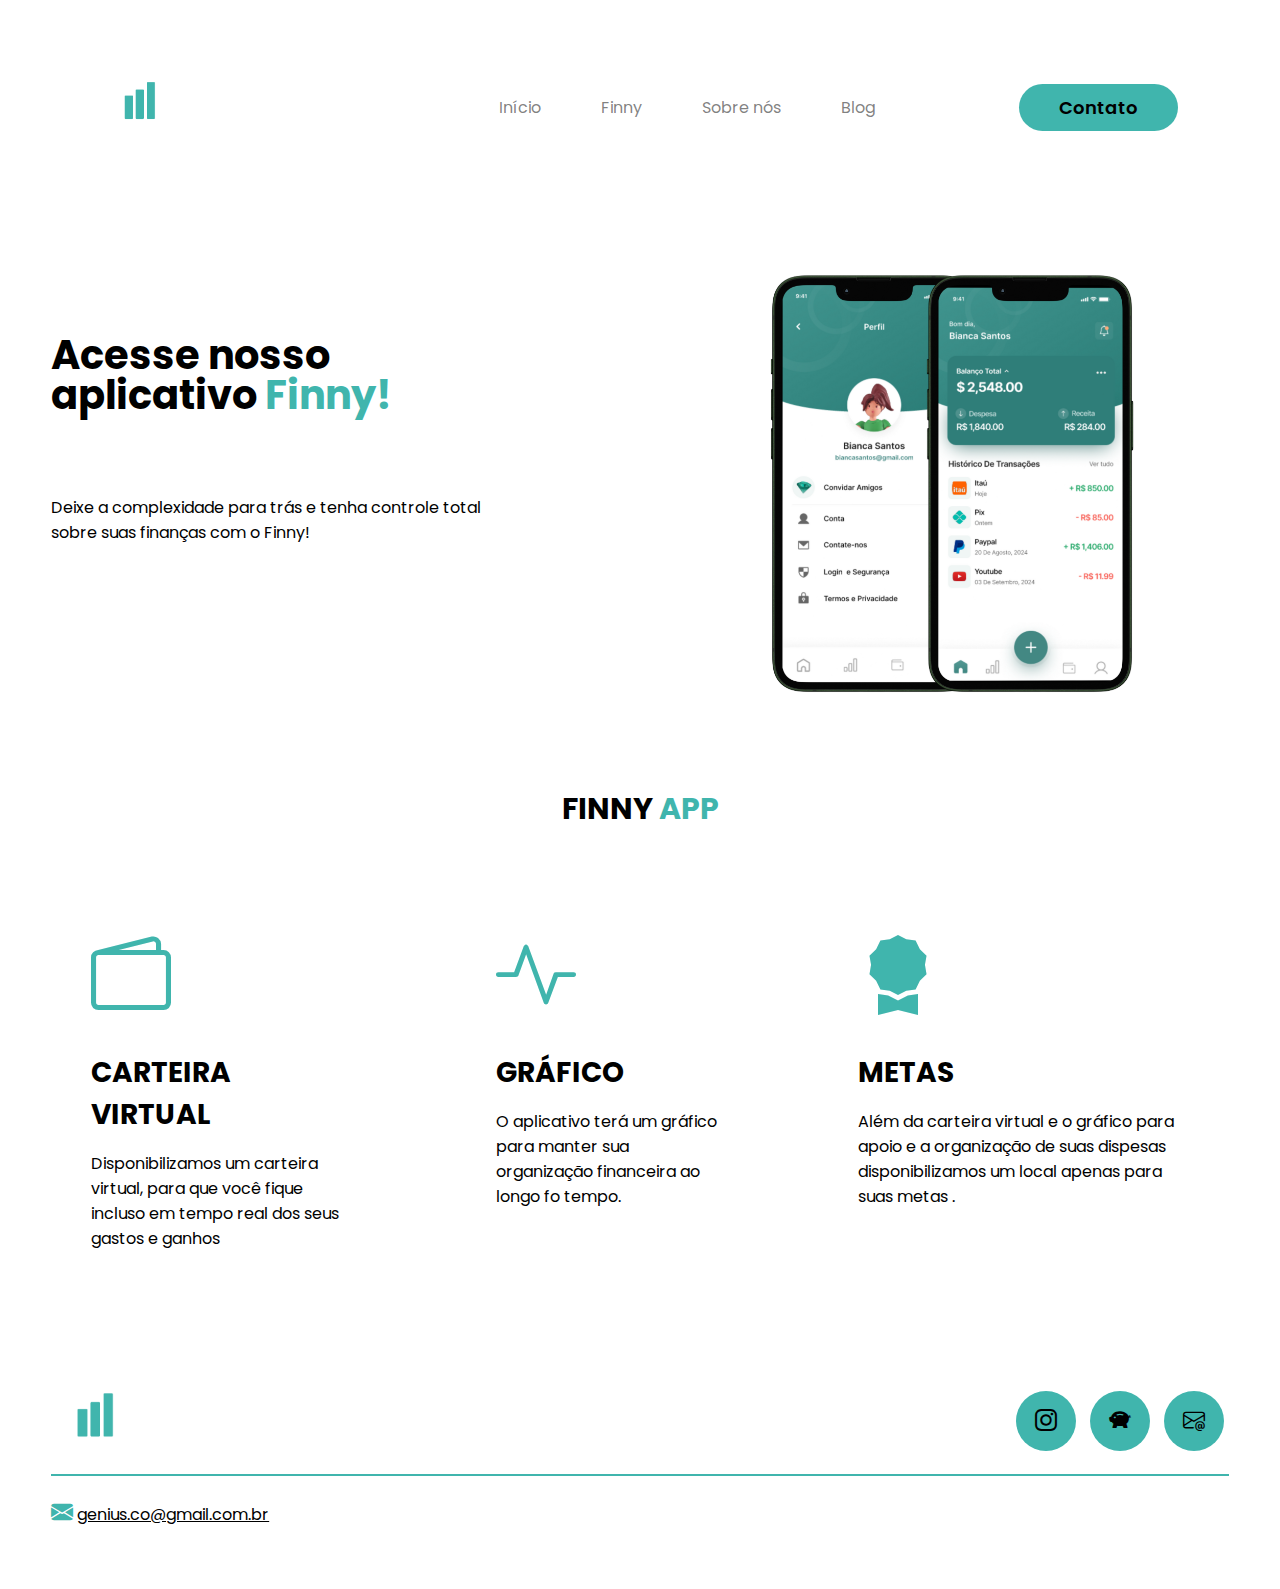
<file: finny.html>
<!DOCTYPE html>
<html lang="pt-br">
<head>
    <meta charset="UTF-8">
    <meta name="viewport" content="width=device-width, initial-scale=1.0">
    <!-- GOOGLE FONTS -->
    <link rel="preconnect" href="https://fonts.googleapis.com">
    <link rel="preconnect" href="https://fonts.gstatic.com" crossorigin>
    <link href="https://fonts.googleapis.com/css2?family=Poppins:ital,wght@0,100;0,200;0,300;0,400;0,500;0,600;0,700;0,800;0,900;1,100;1,200;1,300;1,400;1,500;1,600;1,700;1,800;1,900&display=swap" rel="stylesheet">
    <!-- FIM GOOGLE FONTES -->
    <!-- BOOTSTRAP ICONS -->
    <link rel="stylesheet" href="https://cdn.jsdelivr.net/npm/bootstrap-icons@1.10.5/font/bootstrap-icons.css">
    <!-- FIM BOOTSTRAP ICONS -->
    <link rel="stylesheet" href="style.css">



    <title>Genius&Finny</title>
</head>
<body>

    <header>
        <div class="interface">
            <div class="logo">
                <a href="#">
                    <img src="logo.png" alt="Logo Finny">
                </a>
            </div><!--logo-->

            <nav class="menu-desktop">
                <ul>
                    <li><a href="index.html">Início</a></li>
                    <li><a href="finny.html">Finny</a></li>
                    <li><a href="sobrenos.html">Sobre nós</a></li>
                    <li><a href="blog.html">Blog</a></li>
                </ul>
            </nav>

            <div class="btn-contato">
                <a href="contato.html">
                    <button>Contato</button>
                </a>
            </div><!--btn-contato-->

            <div class="btn-abrir-menu" id="btn-menu">
                <i class="bi bi-list"></i>
            </div>

            <div class="menu-mobile" id="menu-mobile">
                <div class="btn-fechar">
                    <i class="bi bi-x-lg"></i>
                </div>

                <nav>
                    <ul>
                        <li><a href="index.html">Início</a></li>
                        <li><a href="finny.html">Finny</a></li>
                        <li><a href="sobrenos.html">Sobre nós</a></li>
                        <li><a href="#">Projetos</a></li>
                        <li><a href="contato.html">Contato</a></li>
                    </ul>
                </nav>

            </div><!--menu-mobile-->
            <div class="overlay-menu" id="overlay-menu"></div>
        </div><!--interface-->
    </header>

    <main>
        <section id="#inicio" class="topo-do-site">
            <div class="interface">
                <div class="flex">
                    <div class="txt-topo-site">
                        <h1> Acesse nosso aplicativo <span>Finny!</span></h1>
                        <p> Deixe a complexidade para trás e tenha controle total sobre suas finanças com o Finny!</p>
                        <div class="btn-contato">
                            <a href="contato.html">
                                
                            </a>
                        </div>
                    </div><!--txt-topo-site-->

                    <p> </p>
                    <p> 

                    </p>

                    <div class="img-finny-topo">
                        <img src="finny.png" alt="">
                    </div><!--img-topo-site-->
                </div><!--flex-->
            </div><!--interface-->
        </section><!--topo-do-site-->
        

       
                    
        <section class="especiliadades">
            <div class="interface">
                <h2 class="titulo">FINNY <span>APP</span></h2>
                <div class="flex">
                    <div class="especialidades-box">
                        <i class="bi bi-wallet2"></i>
                        <h3>CARTEIRA VIRTUAL</h3>
                        <p>Disponibilizamos um carteira virtual, para que você fique incluso em tempo real dos seus gastos e ganhos</p>
                    </div><!--especialidades-box-->

                    <div class="especialidades-box">
                        <i class="bi bi-activity"></i>
                        <h3>GRÁFICO</h3>
                        <p>O aplicativo terá um gráfico para manter sua organização financeira ao longo fo tempo.</p>
                    </div><!--especialidades-box-->

                    <div class="especialidades-box">
                        <i class="bi bi-award-fill"></i>
                        <h3>METAS</h3>
                        <p>Além da carteira virtual e o gráfico para apoio e a organização de suas dispesas disponibilizamos um local apenas para suas metas .</p>
                    </div><!--especialidades-box-->
                </div><!--flex-->
            </div><!--interface-->
        </section><!--especiliadades-->
        

        <footer>
            <div class="interface">
                <div class="line-footer">
                    <div class="flex">
                        <div class="logo-footer">
                            <img src="logo.png" alt="Logotipo Genius">
                        </div><!--logo-footer-->
                        <div class="btn-social">
                            <a href="https://www.instagram.com/genius.cco?igsh=MWZkdmc5OHlvYjM5bA=="><button><i class="bi bi-instagram"></i></button></a>
                            <a href="contato.html"><button><i class="bi bi-piggy-bank-fill"></i></button></a>
                            <a href="contato.html"><button><i class="bi bi-envelope-at"></i></button></a>
                        </div><!--btn-social-->
                    </div>
                </div><!--line-footer-->
    
                <div class="line-footer borda">
                    <p><i class="bi bi-envelope-fill"></i> <a href="mailto:genius.co@gmail.com.br">genius.co@gmail.com.br</a></p>
                </div><!--line-footer-->
            </div><!--interface-->
        </footer>
    
      


</body>
</html>
</file>
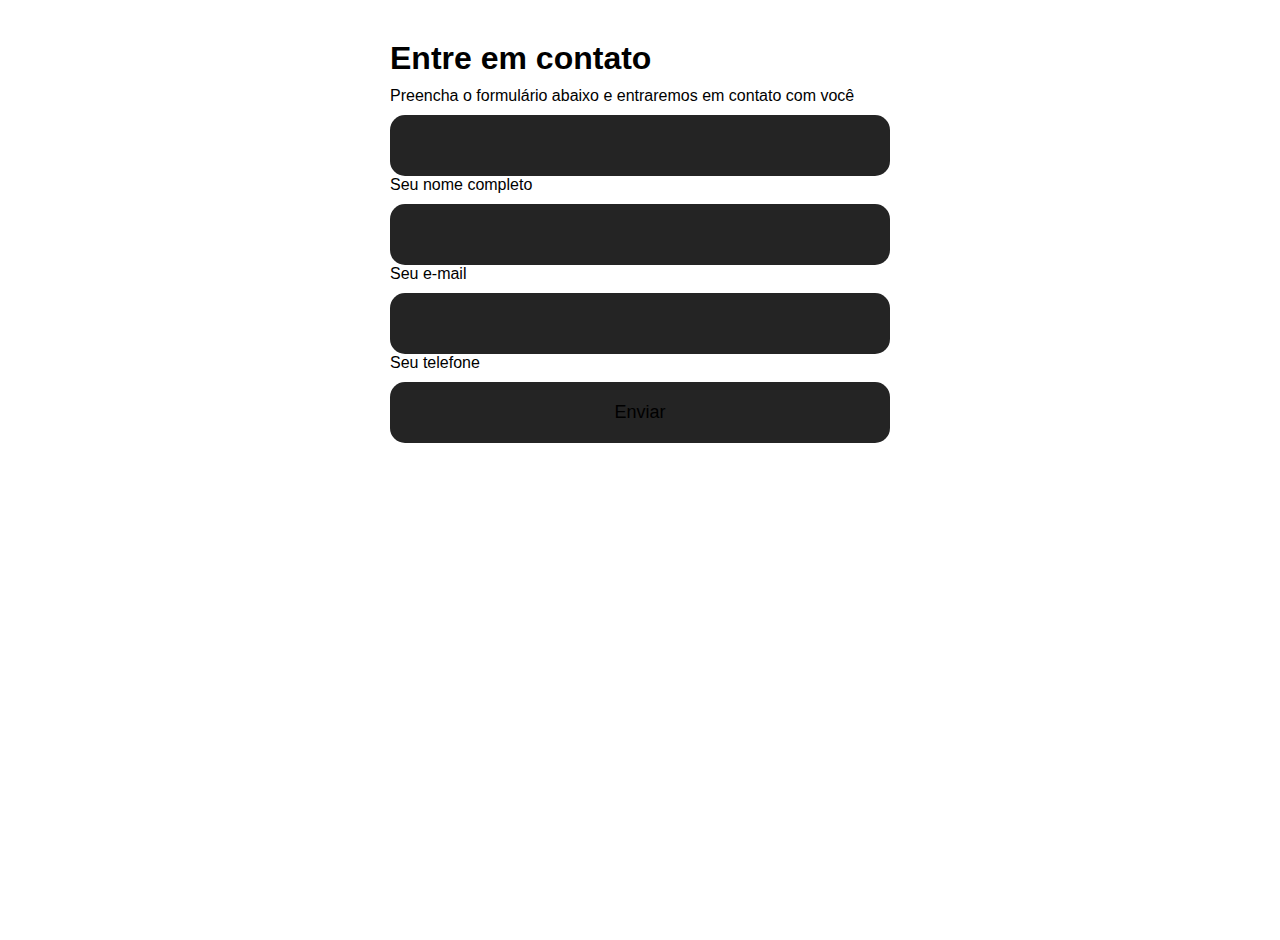
<file: formulario.html>
<!DOCTYPE html>
<html lang="pt-br">
<head>
    <meta charset="UTF-8">
    <meta http-equiv="X-UA-Compatible" content="IE=edge">
    <meta name="viewport" content="width=device-width, initial-scale=1.0">
    <link rel="stylesheet" href="style.css">
    <title>Formulário Personalizado</title>
</head>
<body>
    <section class="form-container">
        <div class="container">
            <form method="post" action="envia.php">
                <h1>Entre em contato</h1>
                <p>Preencha o formulário abaixo e entraremos em contato com você</p>
                <div class="input-single">
                    <input class="input" type="text" id="nome" name="nome" required autocomplete="off">
                    <label for="nome">Seu nome completo</label>
                </div>
                <div class="input-single">
                    <input class="input" type="text" id="email" name="email" required autocomplete="off">
                    <label for="email">Seu e-mail</label>
                </div>
                <div class="input-single">
                    <input class="input" type="text" id="telefone" name="telefone" required autocomplete="off">
                    <label for="telefone">Seu telefone</label>
                </div>
                <div class="btn"><input type="submit" value="Enviar"></div>
            </form>
        </div><!--container-->
    </section>
</body>
</html>
</file>
<file: style.css>
/* ESTILO GERAL */
* {
    margin: 0;
    padding: 0;
    box-sizing: border-box;
    font-family: 'Poppins', sans-serif;
}

body {
    background-color: #ffffff;
    height: 100vh;
}

.interface {
    max-width: 1280px;
    margin: 0 auto;
}

.flex {
    display: flex;
}

.btn-contato button {
    padding: 10px 40px;
    font-size: 18px;
    font-weight: 600;
    background-color: #40B5AD;
    border: 0;
    border-radius: 30px;
    cursor: pointer;
    transition: .2s;
}

h2.titulo{
    color: #000;
    font-size: 30px;
    text-align: center;
}

h2.titulo span {
    color: #40B5AD;
}




button:hover,
form .btn-enviar input:hover {
    box-shadow: 0px 0px 8px #40B5AD;
    transform: scale(1.05);
} 

/* ESTILO DO CABEÇALHO */
header {
    padding: 80px 8%;
}

header>.interface {
    display: flex;
    align-items: center;
    justify-content: space-between;
}

header a {
    color: #515151b8;
    text-decoration: none;
    display: inline-block;
    transition: .2s;
}

header nav.menu-desktop a:hover {
    color: #000;
    transform: scale(1.05);
}

header nav ul {
    list-style-type: none;
}

header nav.menu-desktop ul li {
    display: inline-block;
    padding: 0 28px;
}

header img{
    width: 30%;
    border-radius: 15px;
    
}

.mobile-menu div {
    display: none;
}
.mobile-menu div {
     width: 32px;
     height: 2px;
     background: #ffffff; 
     margin: 8px; 
}





/* ESTILO DO MENU MOBILE */

.btn-abrir-menu{
    display: none;
}

.btn-abrir-menu i{
    color: #40B5AD;
    font-size: 80px;
}

.menu-mobile{
    background-color: #93d3c8;
    height: 100vh;
    position: fixed;
    top: 0;
    right: 0;
    z-index: 99999;
    width: 0%;
    overflow: hidden;
    transition: .5s;
}

.menu-mobile.abrir-menu{
    width: 70%;
}

.menu-mobile.abrir-menu ~ .overlay-menu{
    display: block;
}


.menu-mobile .btn-fechar{
    padding: 20px 5%;
}

.menu-mobile .btn-fechar i{
    color: #40B5AD;
    font-size: 30px;
}

.menu-mobile nav ul{
    text-align: right;
}

.menu-mobile nav ul li a{
    color: #93d3c8;
    font-size: 20px;
    font-weight: 300;
    padding: 20px 8%;
    display: block;
}   

.menu-mobile nav ul li a:hover{
    background-color: #40B5AD;
    color: #000;
}

.overlay-menu{
    background-color: #ffffff1d;
    width: 100%;
    height: 100%;
    position: fixed;
    top: 0;
    left: 0;
    z-index: 88888;
    display: none;
}

/* ESTILO DO TOPO DO SITE */
section.topo-do-site {
    padding: 40px 4%;
}

section.topo-do-site .flex {
    align-items: center;
    justify-content: center;
    gap: 90px;
}

.topo-do-site h1 {
    color: #000;
    font-size: 40px;
    line-height: 40px;
}

.topo-do-site .txt-topo-site h1 span {
    color: #40B5AD;
}

.topo-do-site .txt-topo-site p {
    color: #000;
    margin: 80px 0;
}

.topo-do-site .img-topo-site img {
    position: relative;
    animation: flutuar 2s ease-in-out infinite alternate;
   
}

.topo-do-site .img-finny-topo img{
    position: relative;
    animation: flutuar 2s ease-in-out infinite alternate;
    width: 80%;
}


@keyframes flutuar {
    0% {
        top: 0;
    }

    100% {
        top: 30px;
    }
}

/* ESTILO DAS ESPECIALIDADES */
section.especiliadades {
    padding: 40px 4%;
}
.projetos-titulo h2 .flex{
    font-size: 160px;
    color: #40B5AD;
}

.planos-titulo h2{
    font-size: 160px;
    color: #40B5AD;
}

section.especiliadades .flex {
    gap: 60px;
}

.especiliadades .especialidades-box {
    color: #000;
    padding: 40px;
    border-radius: 20px;
    margin-top: 45px;
    transition: .2s;
}

.especiliadades .especialidades-box:hover {
    transform: scale(1.05);
    box-shadow: 0 0 20px #ffffff1b;
}

.especiliadades .especialidades-box i {
    font-size: 80px;
    color: #40B5AD;
}

.especiliadades .especialidades-box h3 {
    font-size: 28px;
    margin: 15px 0;
}

/* ESTILO DO SOBRE */
section.sobre {
    padding: 80px 4%;
}

section.sobre .flex {
    align-items: center;
    gap: 60px;
}

.sobre .txt-sobre {
    color: #000;
}

.sobre .txt-sobre h2 {
    font-size: 40px;
    line-height: 40px;
    margin-bottom: 30px;
    color: #000;
}

.sobre .txt-sobre h2 span {
    color: #40B5AD;
    display: block;
}

.sobre .txt-sobre p {
    margin: 20px 0;
    text-align: justify;
}


.btn-social button {
    width: 60px;
    height: 60px;
    border-radius: 50%;
    border: none;
    background-color: #40B5AD;
    font-size: 22px;
    cursor: pointer;
    margin: 0 5px;
    transition: .2s;
}
.img-sobre img{
    width: 110%;
}
.img-finny img{
    width: 100%;
}

.txt-sobre-finny h2{
    font-size: 40px;
    line-height: 40px;
    margin-bottom: 30px;
    color: #000;
    
}

.txt-sobre-finny h2 span {
    color: #40B5AD;
    display: block;
    align-content: right;
}
.img-finny2 img{
    width: 95%;
   
}

.img-sobre-genius img{
    width: 85%;
}
/* ESTILO DO PORTFÓLIO */
section.portfolio {
    padding: 80px 4%;
    box-shadow: 0 0 40px 10px #ffffff;
}

section.portfolio .flex {
    justify-content: space-around;
    margin-top: 60px;
}

.img-port {
    width: 360px;
    height: 460px;
    background-size: cover;
    background-position: 100% 0%;
    transition: 8s;
    cursor: pointer;
    border-radius: 40px;
    position: relative;
}

.img-port:hover {
    background-position: 100% 100%;
}


.overlay {
    position: absolute;
    top: 0;
    left: 0;
    width: 100%;
    height: 100%;
    background-color: #000000b8;
    border-radius: 40px;
    display: flex;
    align-items: center;
    justify-content: center;
    font-size: 24px;
    font-weight: 600;
    color: #000;
    opacity: 0;
    transition: .5s;
}

.overlay:hover {
    opacity: 1;
}

/* ESTILO DO FORMULÁRIO DE CONTATO */
section.formulario {
    padding: 80px 4%;
}

form {
    max-width: 500px;
    margin: 0 auto;
    display: flex;
    justify-content: center;
    flex-direction: column;
    gap: 10px;
    margin-top: 40px;
}

form input,
form textarea {
    width: 100%;
    background-color: #242424;
    border: 0;
    outline: 0;
    padding: 20px 15px;
    border-radius: 15px;
    color: #000;
    font-size: 18px;
}

form textarea {
    resize: none;
    max-height: 200px;
}

form .btn-enviar {
    margin-top: 20px;
    text-align: center;
}

form .btn-enviar input {
    width: 120px;
    background-color: #40B5AD;
    color: #000;
    font-weight: 700;
    cursor: pointer;
    transition: .2s;
}

/* ESTILO DO RODAPÉ */

footer {
    padding: 40px 4%;
    box-shadow: 0 0 40px 10px #ffffff1d;
}

footer .flex {
    justify-content: space-between;
}

footer .line-footer {
    padding: 20px 0;
}

.borda {
    border-top: 2px solid #40B5AD;
}

footer .line-footer p i {
    color: #40B5AD;
    font-size: 22px;
}

footer .line-footer p a {
    color: #000;
}

footer img{
    width: 35%;
    border-radius: 15px;
    
}

@media screen and (max-width: 1020px) {

    /* CLASSES GERAIS */
    .flex {
        flex-direction: column;
    }

    .topo-do-site .flex{
        flex-direction: column-reverse;
    }

    h2.titulo {
        font-size: 34px;
        line-height: 30px;
    }

    img-finny img{
    width: 30%;
   }

    /* CABEÇALHO */
    .menu-desktop,
    .btn-contato {
        display: none;
    }

    /* TOPO DO SITE */

    section.topo-do-site .flex {
        gap: 40px;
    }

    section.topo-do-site {
        padding: 20px 8%;
    }

    .topo-do-site h1 {
        font-size: 25px;
    }

    .topo-do-site .img-topo-site img {
        width: 100%;
    }

    /* ESPECIALIDADES */
    section.especiliadades {
        padding: 40px 4%;
    }

    /* SOBRE */
    section.sobre {
        padding: 80px 8%;
    }

    .sobre .txt-sobre h2 {
        font-size: 34px;
        line-height: 35px;
        text-align: center;
    }
    
    .btn-social{
        text-align: center;
    }

     .img-sobre img{
        width: 10%;
        
    }

    /* PORTFÓLIO */
    section.portfolio {
        padding: 80px 8%;
    }

    .img-port {
        width: 100%;
        max-width: 36px;
        margin: 0 auto;
    }

    .img .interface{
        width: 25%;
        border-radius: 15px;
    }
    
    
    section.portfolio .flex {
       gap: 60px;
    }

    /* RODAPÉ */
    footer .flex {
        flex-direction: column;
        gap: 30px;
    }

    footer .line-footer {
        text-align: center;
    }


}
</file>
